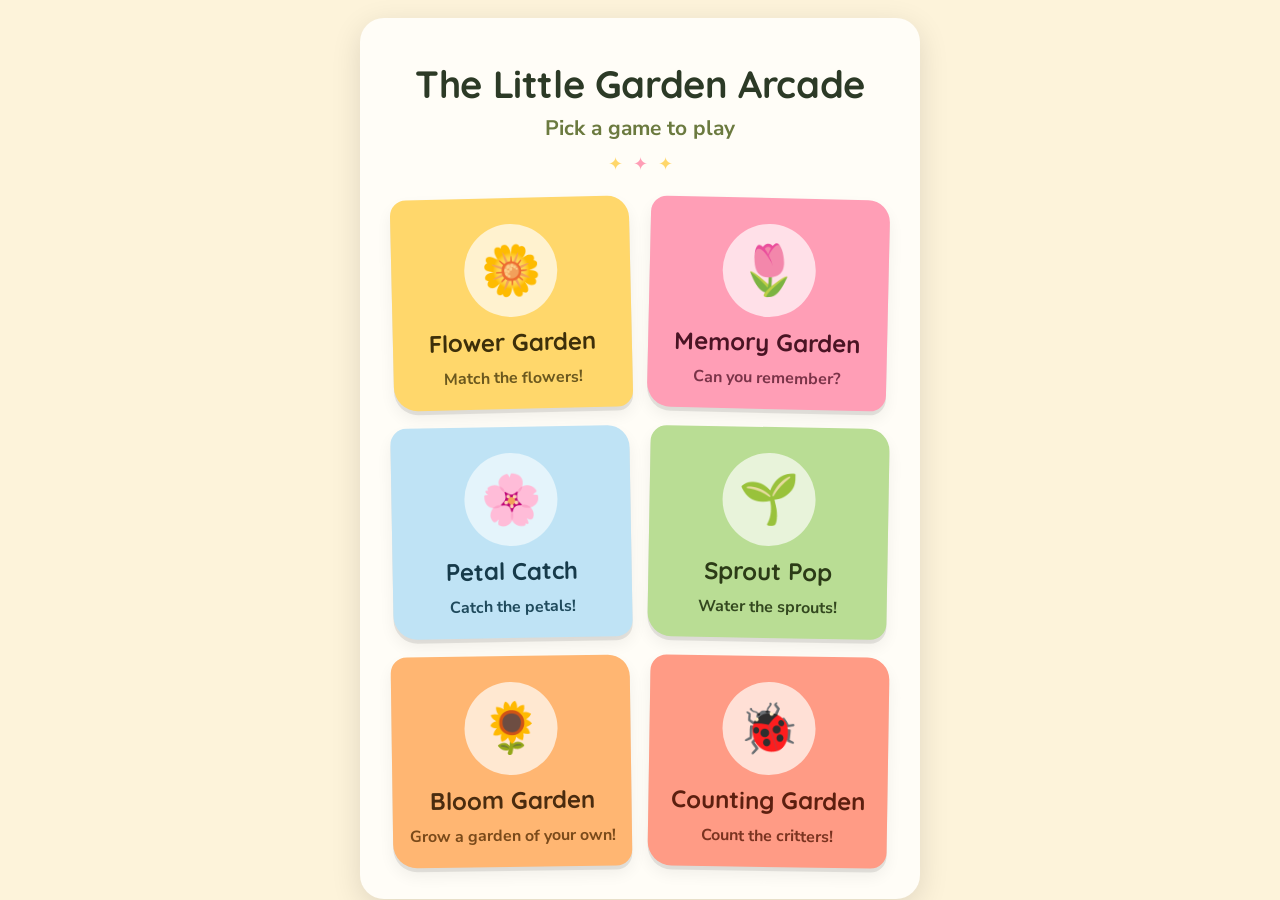
<file: public/index.html>
<!DOCTYPE html>
<html lang="en">
<head>
<meta charset="UTF-8">
<meta http-equiv="refresh" content="0; url=shell/">
<title>The Little Garden Arcade</title>
<link rel="manifest" href="manifest.json">
</head>
<body>
<p><a href="shell/">Continue to The Little Garden Arcade</a></p>
</body>
</html>
</file>
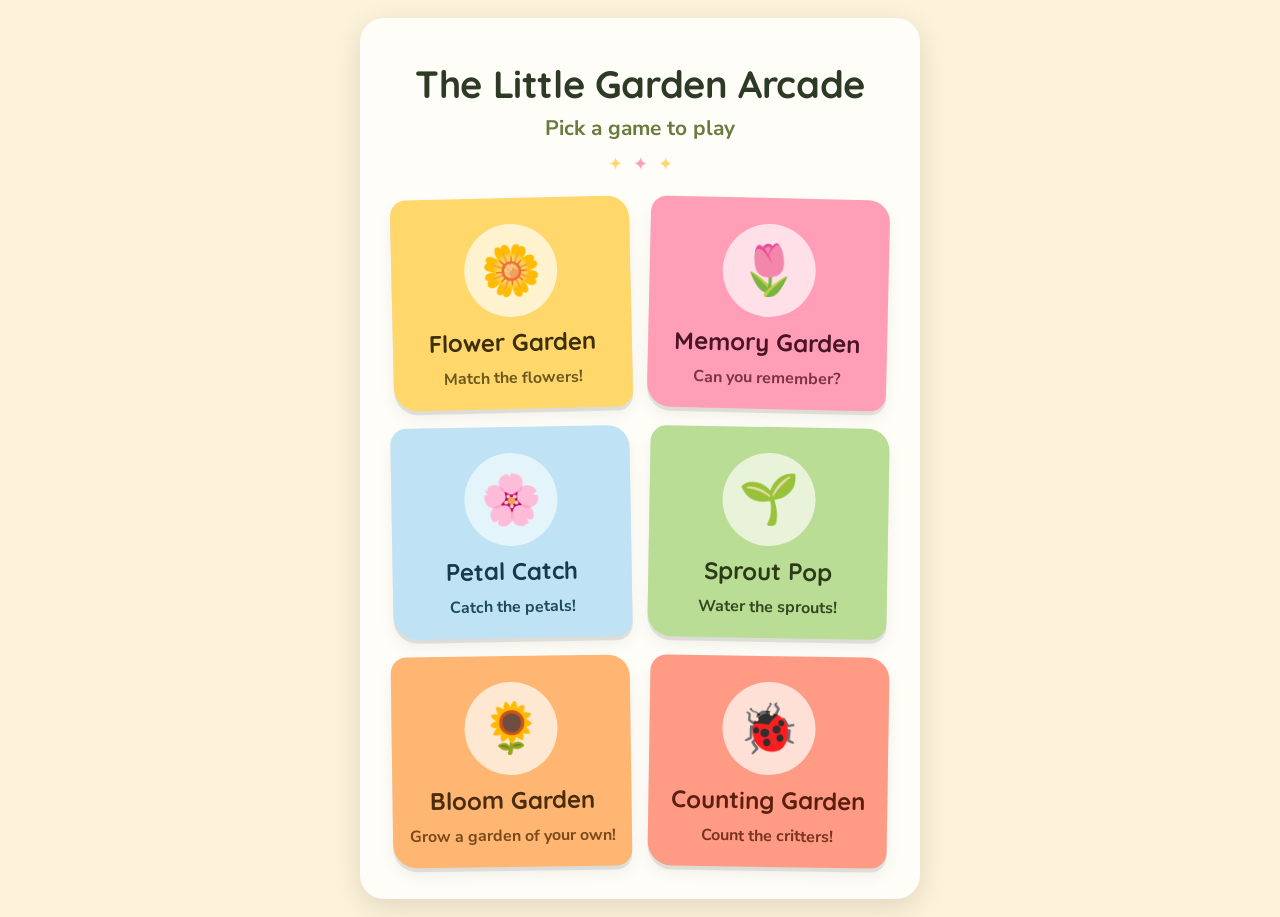
<file: public/shell/index.html>
<!DOCTYPE html>
<html lang="en">
<head>
<meta charset="UTF-8">
<meta name="viewport" content="width=device-width, initial-scale=1">
<title>The Little Garden Arcade</title>
<meta name="theme-color" content="#fdf3da">
<meta name="mobile-web-app-capable" content="yes">
<meta name="apple-mobile-web-app-capable" content="yes">
<meta name="apple-mobile-web-app-status-bar-style" content="default">
<link rel="icon" type="image/png" sizes="32x32" href="../icons/favicon-32.png">
<link rel="icon" type="image/png" sizes="16x16" href="../icons/favicon-16.png">
<link rel="apple-touch-icon" href="../icons/apple-touch-icon.png">
<link rel="manifest" href="../manifest.json">
<link rel="stylesheet" href="shell.css">
<style>
  body { background: var(--garden-sun); }

  .stage { min-height: 100vh; min-height: 100dvh; justify-content: center; }
  .panel { padding-top: clamp(28px, 7vw, 42px); }

  .stage h1 { font-size: clamp(28px, 8vw, 38px); color: #2c3a26; margin: 0; }
  .stage .sub { font-size: clamp(16px, 4vw, 21px); color: #6b7a3f; margin: 6px 0 0; }

  .grid {
    display: grid; grid-template-columns: 1fr 1fr; gap: 18px; width: 100%;
    margin: 22px 0 0;
  }
  @media (max-width: 380px) { .grid { grid-template-columns: 1fr; } }

  .tile {
    --press-scale: .97;
    --tilt: 0deg;
    position: relative;
    display: flex; flex-direction: column; align-items: center; justify-content: center;
    gap: 10px;
    border-radius: 16px 22px 16px 24px;
    box-shadow: 0 4px 0 rgba(0, 0, 0, .09), 0 8px 16px rgba(0, 0, 0, .06);
    padding: 26px 12px 20px;
    text-decoration: none;
    transform: rotate(var(--tilt));
    transition: transform .18s ease, box-shadow .18s ease;
    /* Fallback so a ready game without a matching [data-game] rule below
       still renders as a readable card instead of transparent/unstyled. */
    background: var(--garden-sage);
    color: var(--garden-ink);
  }
  .tile:hover, .tile:focus-visible {
    transform: translateY(-3px) rotate(var(--tilt));
    box-shadow: 0 7px 0 rgba(0, 0, 0, .09), 0 14px 22px rgba(0, 0, 0, .09);
  }
  .tile:active { transform: scale(var(--press-scale)) rotate(var(--tilt)); }
  .tile:focus-visible { outline: 3px solid var(--garden-accent); outline-offset: 3px; }

  .tile[data-game="flower-garden"] { --tilt: -1.3deg; background: #ffd76b; color: #3d2f0a; }
  .tile[data-game="memory-garden"] { --tilt: 1.3deg; background: #ff9eb6; color: #4a1424; }
  .tile[data-game="petal-catch"] { --tilt: -1deg; background: #bfe3f5; color: #163a4a; }
  .tile[data-game="sprout-pop"] { --tilt: 1deg; background: #b9dd94; color: #2c3b17; }
  .tile[data-game="bloom-garden"] { --tilt: -0.8deg; background: #ffb672; color: #4a2c0f; }
  .tile[data-game="counting-garden"] { --tilt: 0.9deg; background: #ff9b85; color: #5c1f0f; }
  .tile[data-game="flower-garden"] .icon { background: #fff2cf; }
  .tile[data-game="memory-garden"] .icon { background: #ffe0e8; }
  .tile[data-game="petal-catch"] .icon { background: #e4f4fb; }
  .tile[data-game="sprout-pop"] .icon { background: #e8f3da; }
  .tile[data-game="bloom-garden"] .icon { background: #ffe8d1; }
  .tile[data-game="counting-garden"] .icon { background: #ffe0d6; }
  .tile[data-game="flower-garden"] .desc { color: #6b581e; }
  .tile[data-game="memory-garden"] .desc { color: #7a3348; }
  .tile[data-game="petal-catch"] .desc { color: #1f4a5c; }
  .tile[data-game="sprout-pop"] .desc { color: #33481f; }
  .tile[data-game="bloom-garden"] .desc { color: #7a4a1a; }
  .tile[data-game="counting-garden"] .desc { color: #7a3320; }

  .tile.soon { background: #e4e0d4; color: #5c5640; }
  .tile.soon .icon { background: #f2efe4; opacity: .85; }
  .tile.soon .desc { color: #8a8265; }

  .tile .badge {
    position: absolute; top: 12px; right: 12px;
    background: #fff; color: #8a8265;
    font-family: var(--font-body); font-weight: 800; font-size: 11px; letter-spacing: .04em;
    padding: 4px 10px; border-radius: 20px;
  }

  .tile .icon {
    width: 93px; height: 93px;
    display: flex; align-items: center; justify-content: center;
    font-size: 49px; line-height: 1;
    border-radius: 50%;
    margin: 0;
    background: var(--garden-sage-deep);
    transition: transform .2s cubic-bezier(.34, 1.56, .64, 1);
  }
  /* the tile's own scale-down already shrinks everything inside it,
     so compensate here to land on a true 1.05x icon size relative to
     its unpressed size, not 1.05x of the already-shrunk tile */
  .tile:active .icon { transform: scale(calc(1.05 / var(--press-scale))); }
  .tile .name {
    font-family: 'Quicksand', var(--font-body);
    font-weight: 700;
    font-size: 24px;
    text-align: center;
  }
  .tile .desc { font-family: var(--font-body); font-weight: 700; font-size: 16px; text-align: center; }

  .tile.soon { pointer-events: none; }
</style>
</head>
<body>
<div class="stage">
  <div class="panel">
    <h1>The Little Garden Arcade</h1>
    <p class="sub">Pick a game to play</p>
    <div class="flourish" aria-hidden="true"><span>&#10022;</span><span>&#10022;</span><span>&#10022;</span></div>

    <div class="grid" id="grid"></div>
  </div>
</div>

<script>
  // Tiles are rendered from games.json - add a new game there and a tile
  // appears automatically, no code change needed here.
  fetch('../games.json')
    .then(res => {
      if (!res.ok) throw new Error(`Failed to load games.json: ${res.status}`);
      return res.json();
    })
    .then(({ games }) => {
      const grid = document.getElementById('grid');
      games.forEach(g => {
        const el = document.createElement(g.status === 'ready' ? 'a' : 'div');
        el.className = g.status === 'ready' ? 'tile' : 'tile soon';
        el.dataset.game = g.id;
        if (g.status === 'ready') el.href = g.path;

        const icon = document.createElement('span');
        icon.className = 'icon';
        icon.textContent = g.icon;
        const name = document.createElement('span');
        name.className = 'name';
        name.textContent = g.name;
        const desc = document.createElement('span');
        desc.className = 'desc';
        desc.textContent = g.desc;
        el.append(icon, name, desc);

        if (g.status !== 'ready') {
          const badge = document.createElement('span');
          badge.className = 'badge';
          badge.textContent = 'SOON';
          el.appendChild(badge);
        }

        grid.appendChild(el);
      });
    })
    .catch(() => {
      document.getElementById('grid').textContent = "Couldn't load the games list. Check your connection and try reloading.";
    });
</script>
<script type="module" src="../shared/register-sw.js"></script>
</body>
</html>
</file>
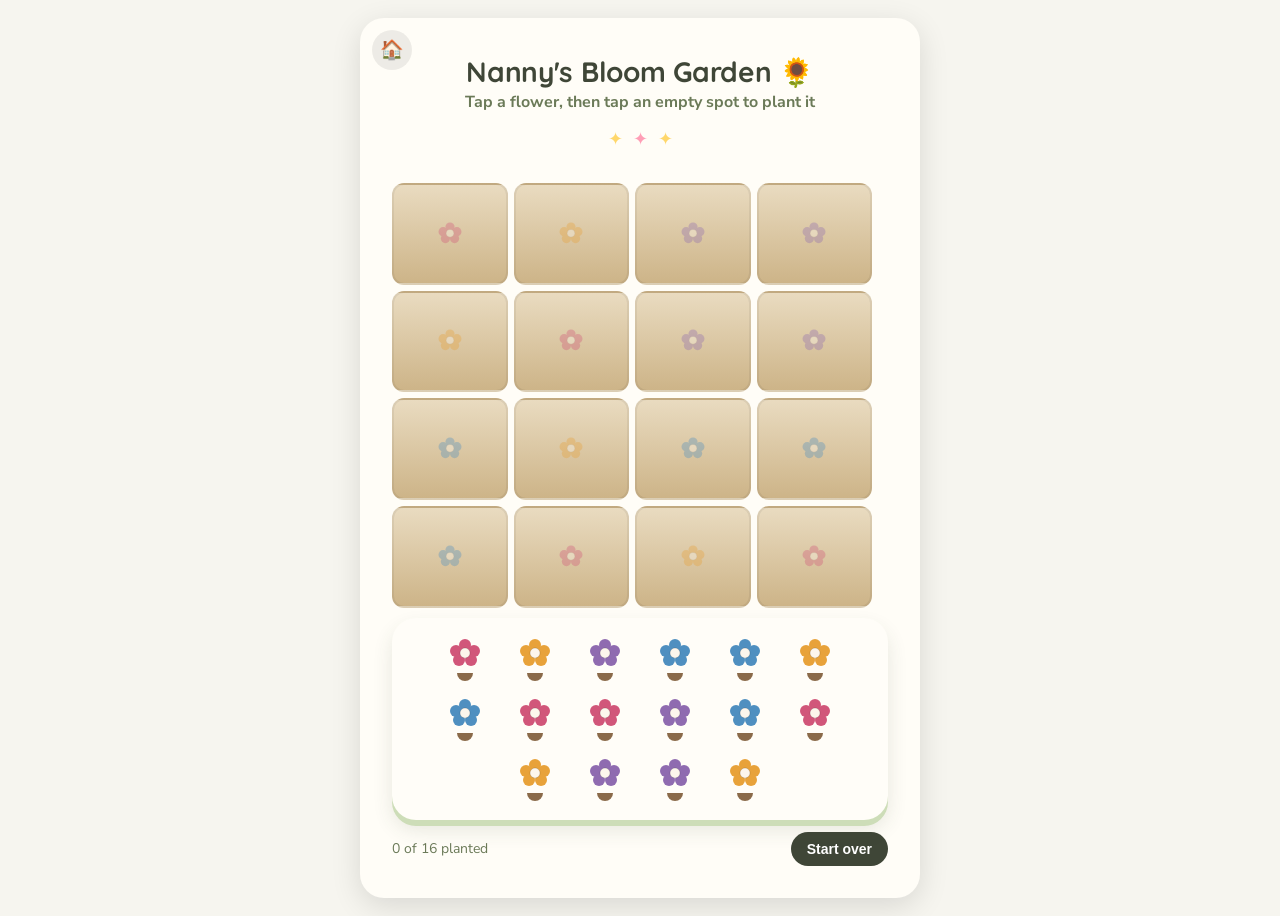
<file: public/games/bloom-garden/index.html>
<!DOCTYPE html>
<html lang="en">
<head>
<meta charset="UTF-8">
<meta name="viewport" content="width=device-width, initial-scale=1">
<title>Nanny's Bloom Garden</title>
<meta name="theme-color" content="#f6f5ef">
<meta name="mobile-web-app-capable" content="yes">
<meta name="apple-mobile-web-app-capable" content="yes">
<meta name="apple-mobile-web-app-status-bar-style" content="default">
<link rel="icon" type="image/png" sizes="32x32" href="../../icons/favicon-32.png">
<link rel="icon" type="image/png" sizes="16x16" href="../../icons/favicon-16.png">
<link rel="apple-touch-icon" href="../../icons/apple-touch-icon.png">
<link rel="manifest" href="../../manifest.json">
<link rel="stylesheet" href="../../shell/shell.css">
<link rel="stylesheet" href="style.css">
</head>
<body>
<div class="stage">
  <div class="panel">
    <a href="../../shell/" class="home-btn" aria-label="Back to the game hub">🏠</a>
    <h1>Nanny's Bloom Garden 🌻</h1>
    <p class="sub">Tap a flower, then tap an empty spot to plant it</p>
    <div class="flourish" aria-hidden="true"><span>&#10022;</span><span>&#10022;</span><span>&#10022;</span></div>

    <div class="decorations" id="decorations" aria-hidden="true"></div>
    <div class="plots" id="plots"></div>
    <div class="flower-tray" id="tray"></div>

    <div class="footer">
      <span class="progress" id="progress">0 of 16 planted</span>
      <button class="reset-btn" id="resetBtn">Start over</button>
    </div>
  </div>
</div>

<div class="win-screen" id="winScreen">
  <div class="win-card">
    <div style="font-size:44px;">🌻🦋🐦</div>
    <h2>Full bloom!</h2>
    <p style="color:var(--garden-ink-soft);">Every plot is planted and the garden is alive with visitors.</p>
    <button id="playAgainBtn">Play again</button>
  </div>
</div>

<script type="module" src="game.js"></script>
<script type="module" src="../../shared/register-sw.js"></script>
</body>
</html>
</file>
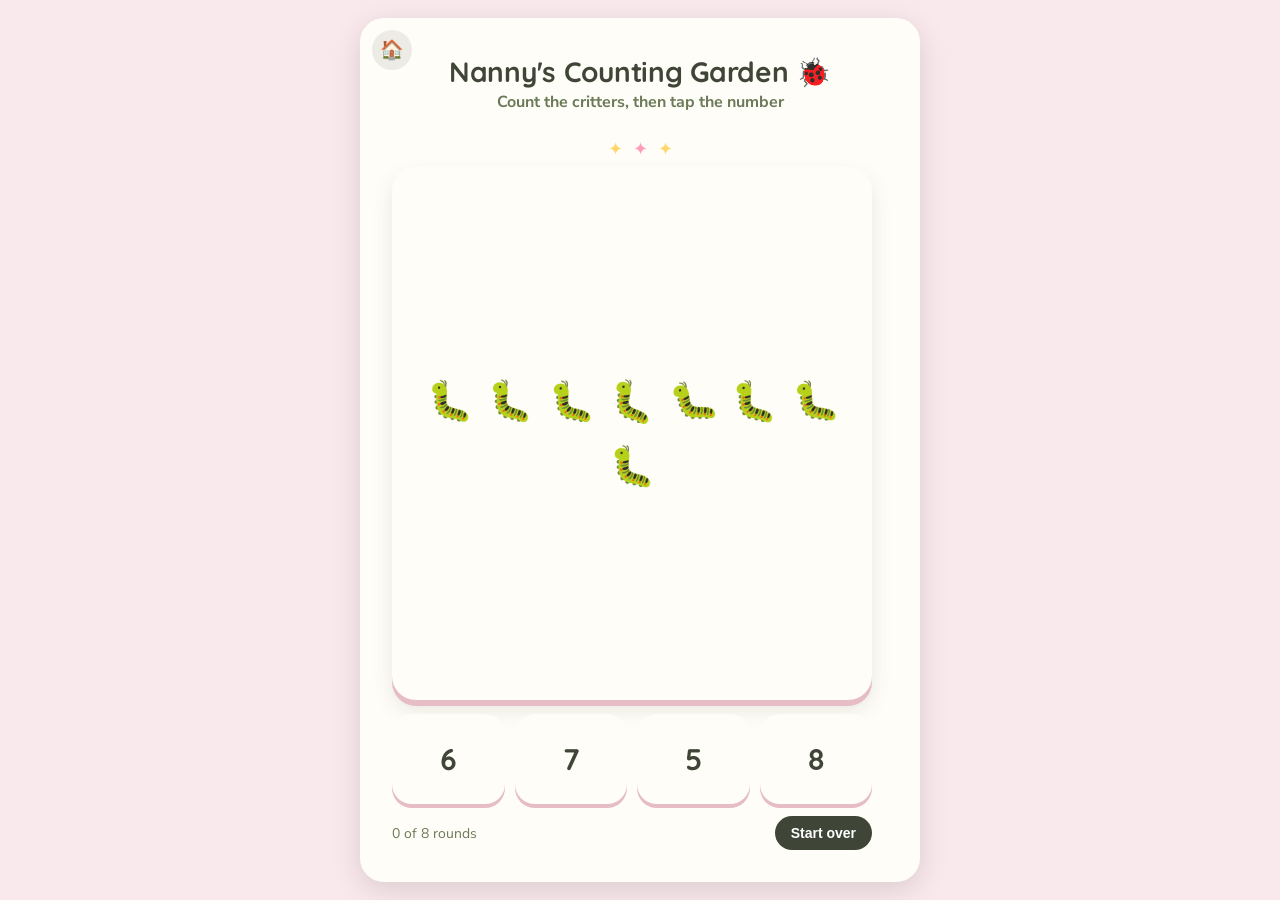
<file: public/games/counting-garden/index.html>
<!DOCTYPE html>
<html lang="en">
<head>
<meta charset="UTF-8">
<meta name="viewport" content="width=device-width, initial-scale=1">
<title>Nanny's Counting Garden</title>
<meta name="theme-color" content="#f9e8ec">
<meta name="mobile-web-app-capable" content="yes">
<meta name="apple-mobile-web-app-capable" content="yes">
<meta name="apple-mobile-web-app-status-bar-style" content="default">
<link rel="icon" type="image/png" sizes="32x32" href="../../icons/favicon-32.png">
<link rel="icon" type="image/png" sizes="16x16" href="../../icons/favicon-16.png">
<link rel="apple-touch-icon" href="../../icons/apple-touch-icon.png">
<link rel="manifest" href="../../manifest.json">
<link rel="stylesheet" href="../../shell/shell.css">
<link rel="stylesheet" href="style.css">
</head>
<body>
<div class="stage">
  <div class="panel">
    <a href="../../shell/" class="home-btn" aria-label="Back to the game hub">🏠</a>
    <h1>Nanny's Counting Garden 🐞</h1>
    <p class="sub">Count the critters, then tap the number</p>
    <div class="flourish" aria-hidden="true"><span>&#10022;</span><span>&#10022;</span><span>&#10022;</span></div>

    <div class="scene" id="scene"></div>
    <div class="answers" id="answers"></div>

    <div class="footer">
      <span class="progress" id="progress">0 of 8 rounds</span>
      <button class="reset-btn" id="resetBtn">Start over</button>
    </div>
  </div>
</div>

<div class="win-screen" id="winScreen">
  <div class="win-card">
    <div style="font-size:44px;">🐞🦋🐝</div>
    <h2>All counted!</h2>
    <p style="color:var(--garden-ink-soft);">You found every number in the garden.</p>
    <button id="playAgainBtn">Play again</button>
  </div>
</div>

<script type="module" src="game.js"></script>
<script type="module" src="../../shared/register-sw.js"></script>
</body>
</html>
</file>
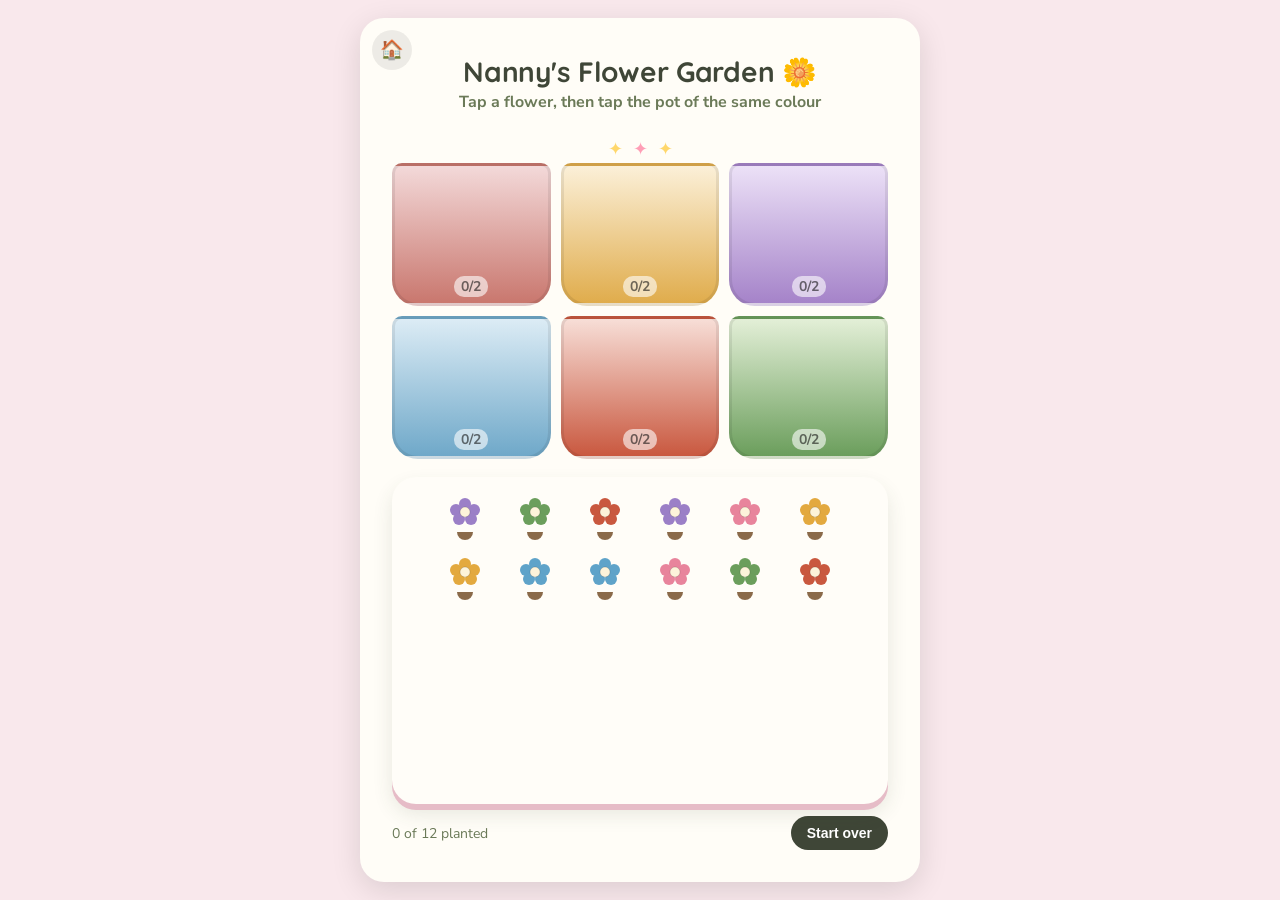
<file: public/games/flower-garden/index.html>
<!DOCTYPE html>
<html lang="en">
<head>
<meta charset="UTF-8">
<meta name="viewport" content="width=device-width, initial-scale=1">
<title>Nanny's Flower Garden</title>
<meta name="theme-color" content="#f9e8ec">
<meta name="mobile-web-app-capable" content="yes">
<meta name="apple-mobile-web-app-capable" content="yes">
<meta name="apple-mobile-web-app-status-bar-style" content="default">
<link rel="icon" type="image/png" sizes="32x32" href="../../icons/favicon-32.png">
<link rel="icon" type="image/png" sizes="16x16" href="../../icons/favicon-16.png">
<link rel="apple-touch-icon" href="../../icons/apple-touch-icon.png">
<link rel="manifest" href="../../manifest.json">
<link rel="stylesheet" href="../../shell/shell.css">
<link rel="stylesheet" href="style.css">
</head>
<body>
<div class="stage">
  <div class="panel">
    <a href="../../shell/" class="home-btn" aria-label="Back to the game hub">🏠</a>
    <h1>Nanny's Flower Garden 🌼</h1>
    <p class="sub">Tap a flower, then tap the pot of the same colour</p>
    <div class="flourish" aria-hidden="true"><span>&#10022;</span><span>&#10022;</span><span>&#10022;</span></div>

    <div class="pots" id="pots"></div>
    <div class="flower-tray" id="tray"></div>

    <div class="footer">
      <span class="progress" id="progress">0 of 12 planted</span>
      <button class="reset-btn" id="resetBtn">Start over</button>
    </div>
  </div>
</div>

<div class="win-screen" id="winScreen">
  <div class="win-card">
    <div style="font-size:44px;">🌼🌻🌷</div>
    <h2>All planted!</h2>
    <p style="color:var(--garden-ink-soft);">Every flower found its pot.</p>
    <button id="playAgainBtn">Play again</button>
  </div>
</div>

<script type="module" src="game.js"></script>
<script type="module" src="../../shared/register-sw.js"></script>
</body>
</html>
</file>
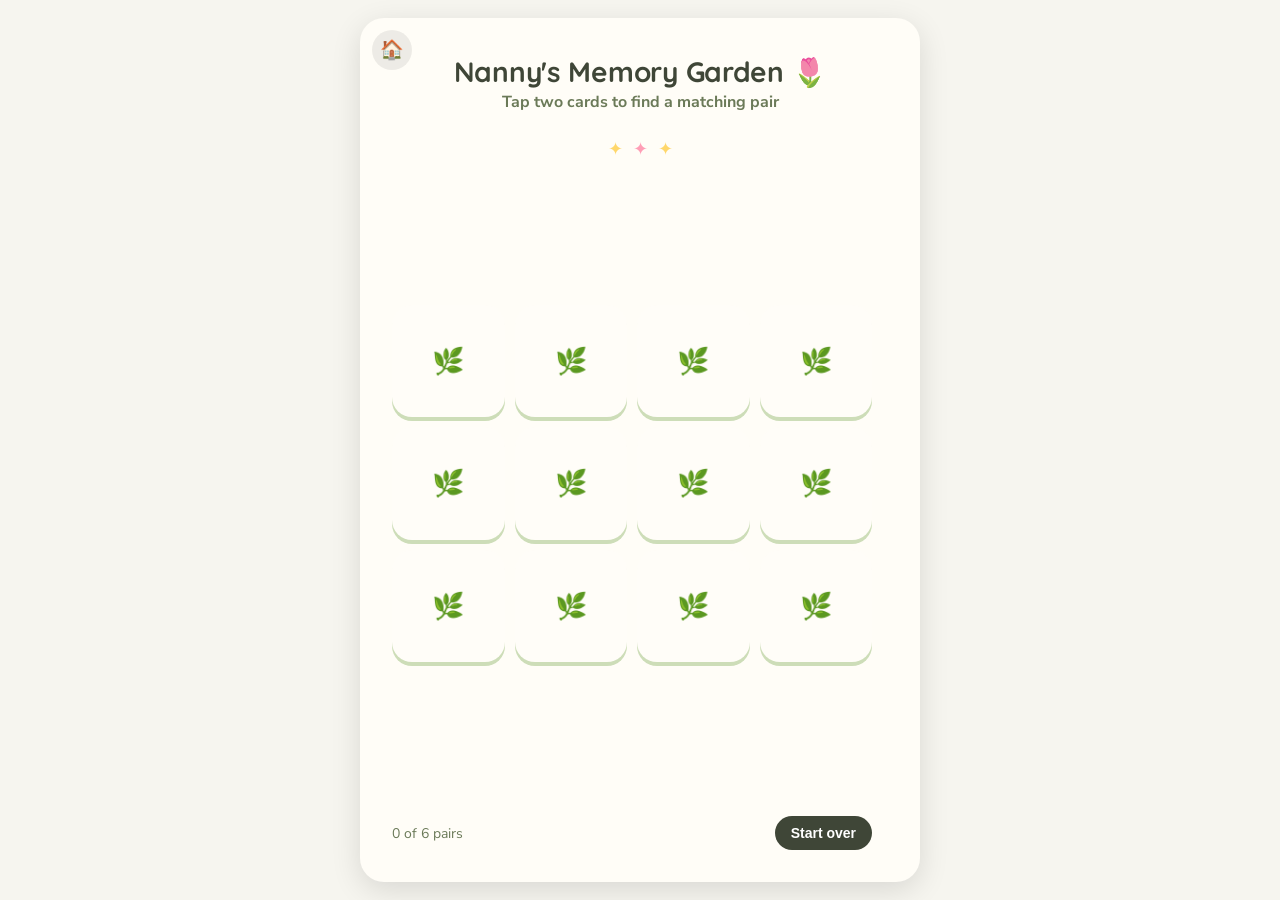
<file: public/games/memory-garden/index.html>
<!DOCTYPE html>
<html lang="en">
<head>
<meta charset="UTF-8">
<meta name="viewport" content="width=device-width, initial-scale=1">
<title>Nanny's Memory Garden</title>
<meta name="theme-color" content="#f6f5ef">
<meta name="mobile-web-app-capable" content="yes">
<meta name="apple-mobile-web-app-capable" content="yes">
<meta name="apple-mobile-web-app-status-bar-style" content="default">
<link rel="icon" type="image/png" sizes="32x32" href="../../icons/favicon-32.png">
<link rel="icon" type="image/png" sizes="16x16" href="../../icons/favicon-16.png">
<link rel="apple-touch-icon" href="../../icons/apple-touch-icon.png">
<link rel="manifest" href="../../manifest.json">
<link rel="stylesheet" href="../../shell/shell.css">
<link rel="stylesheet" href="style.css">
</head>
<body>
<div class="stage">
  <div class="panel">
    <a href="../../shell/" class="home-btn" aria-label="Back to the game hub">🏠</a>
    <h1>Nanny's Memory Garden 🌷</h1>
    <p class="sub">Tap two cards to find a matching pair</p>
    <div class="flourish" aria-hidden="true"><span>&#10022;</span><span>&#10022;</span><span>&#10022;</span></div>

    <div class="board" id="board"></div>

    <div class="footer">
      <span class="progress" id="progress">0 of 6 pairs</span>
      <button class="reset-btn" id="resetBtn">Start over</button>
    </div>
  </div>
</div>

<div class="win-screen" id="winScreen">
  <div class="win-card">
    <div style="font-size:44px;">🌸🌻🌷</div>
    <h2>All matched!</h2>
    <p style="color:var(--garden-ink-soft);">Well remembered.</p>
    <button id="playAgainBtn">Play again</button>
  </div>
</div>

<script type="module" src="game.js"></script>
<script type="module" src="../../shared/register-sw.js"></script>
</body>
</html>
</file>
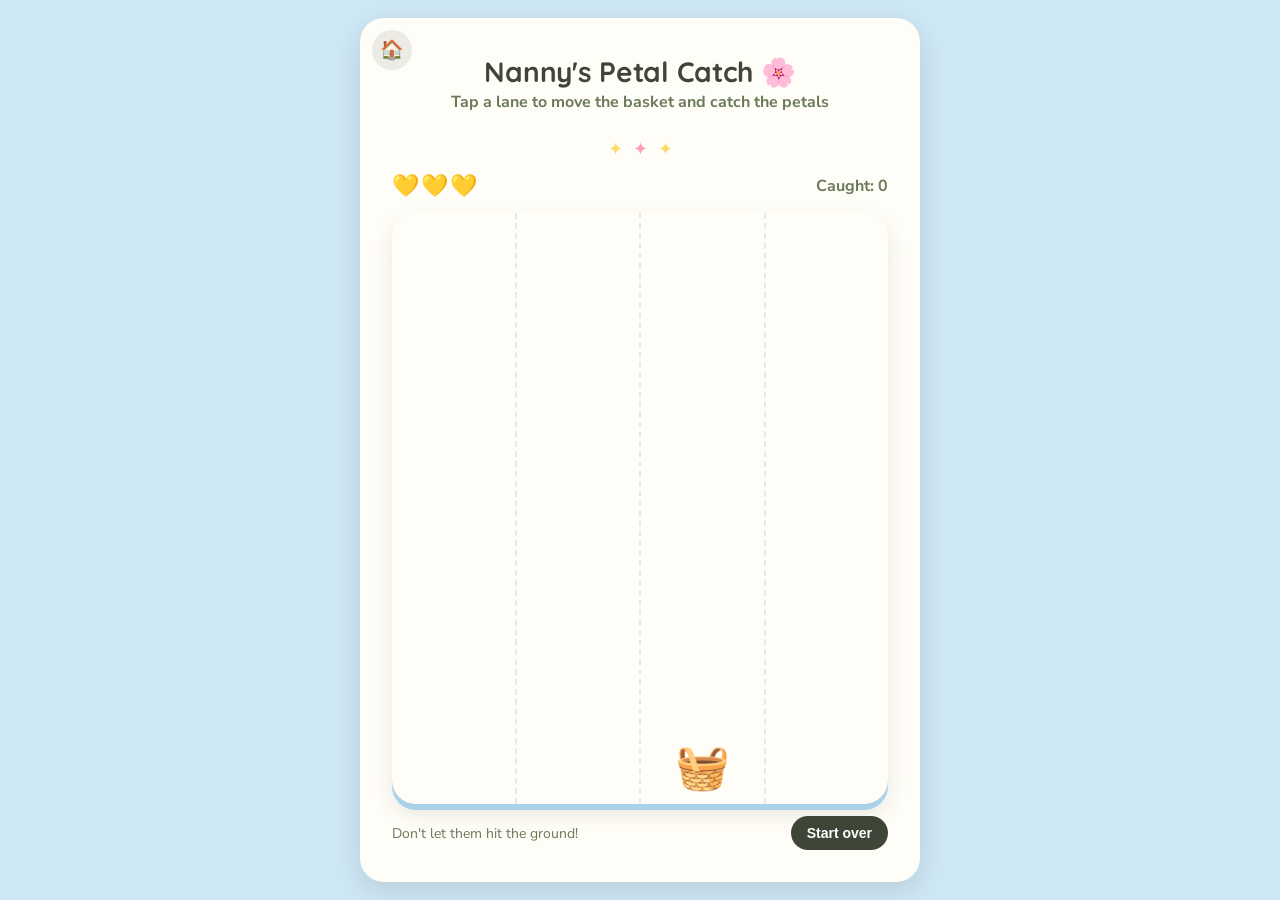
<file: public/games/petal-catch/index.html>
<!DOCTYPE html>
<html lang="en">
<head>
<meta charset="UTF-8">
<meta name="viewport" content="width=device-width, initial-scale=1">
<title>Nanny's Petal Catch</title>
<meta name="theme-color" content="#cfe8f5">
<meta name="mobile-web-app-capable" content="yes">
<meta name="apple-mobile-web-app-capable" content="yes">
<meta name="apple-mobile-web-app-status-bar-style" content="default">
<link rel="icon" type="image/png" sizes="32x32" href="../../icons/favicon-32.png">
<link rel="icon" type="image/png" sizes="16x16" href="../../icons/favicon-16.png">
<link rel="apple-touch-icon" href="../../icons/apple-touch-icon.png">
<link rel="manifest" href="../../manifest.json">
<link rel="stylesheet" href="../../shell/shell.css">
<link rel="stylesheet" href="style.css">
</head>
<body>
<div class="stage">
  <div class="panel">
    <a href="../../shell/" class="home-btn" aria-label="Back to the game hub">🏠</a>
    <h1>Nanny's Petal Catch 🌸</h1>
    <p class="sub">Tap a lane to move the basket and catch the petals</p>
    <div class="flourish" aria-hidden="true"><span>&#10022;</span><span>&#10022;</span><span>&#10022;</span></div>

    <div class="hud">
      <span class="lives" id="lives" aria-hidden="true"></span>
      <span class="visually-hidden" id="livesStatus" role="status"></span>
      <span class="score" id="score">Caught: 0</span>
    </div>

    <div class="play-area" id="playArea">
      <div class="lanes" id="lanes"></div>
      <div class="basket" id="basket">🧺</div>
    </div>

    <div class="footer">
      <span class="progress">Don't let them hit the ground!</span>
      <button class="reset-btn" id="resetBtn">Start over</button>
    </div>
  </div>
</div>

<div class="win-screen" id="winScreen">
  <div class="win-card">
    <div style="font-size:44px;">🌸🧺💛</div>
    <h2 id="endTitle">Out of hearts!</h2>
    <p id="endMessage" style="color:var(--garden-ink-soft);">You caught some petals.</p>
    <button id="playAgainBtn">Play again</button>
  </div>
</div>

<script type="module" src="game.js"></script>
<script type="module" src="../../shared/register-sw.js"></script>
</body>
</html>
</file>
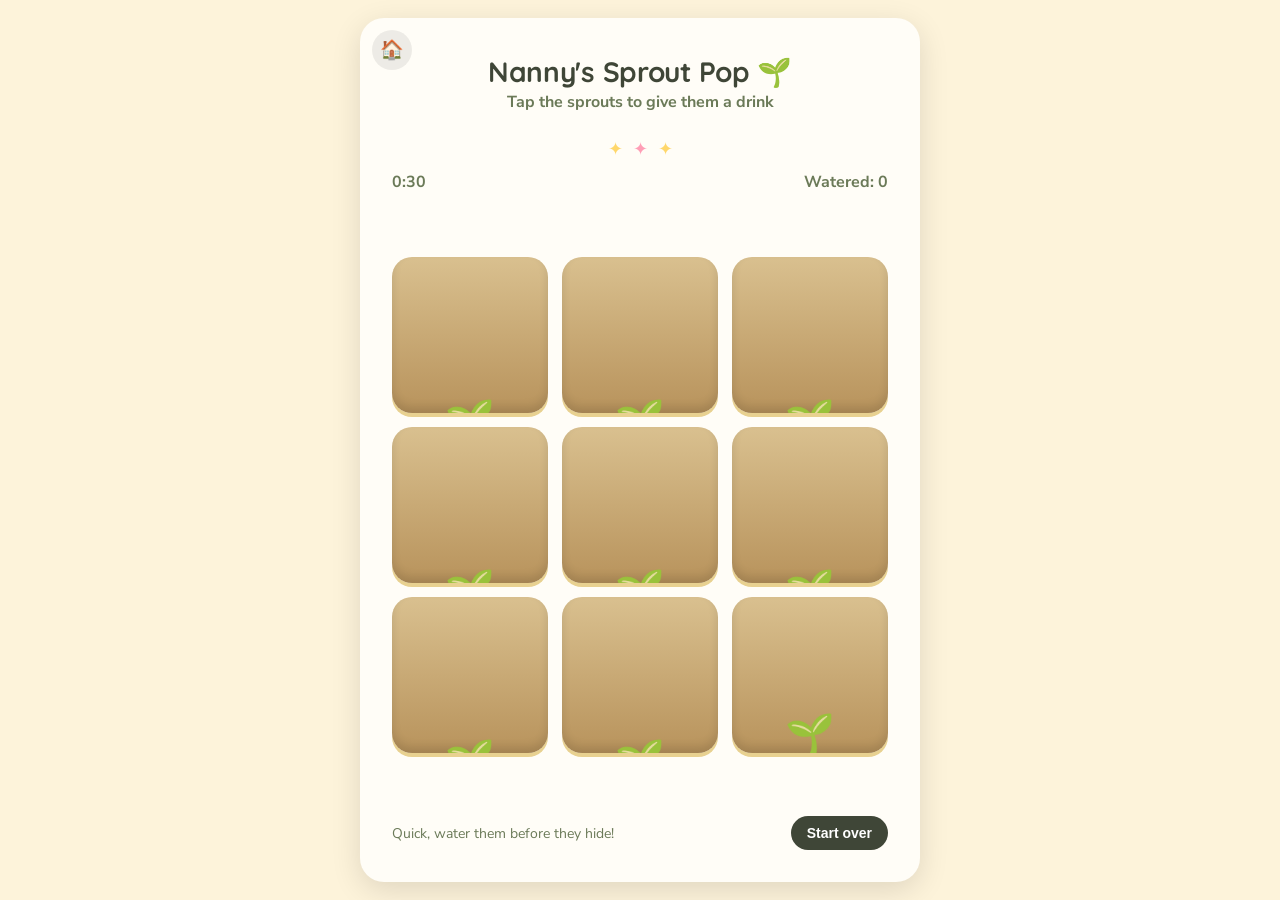
<file: public/games/sprout-pop/index.html>
<!DOCTYPE html>
<html lang="en">
<head>
<meta charset="UTF-8">
<meta name="viewport" content="width=device-width, initial-scale=1">
<title>Nanny's Sprout Pop</title>
<meta name="theme-color" content="#fdf3da">
<meta name="mobile-web-app-capable" content="yes">
<meta name="apple-mobile-web-app-capable" content="yes">
<meta name="apple-mobile-web-app-status-bar-style" content="default">
<link rel="icon" type="image/png" sizes="32x32" href="../../icons/favicon-32.png">
<link rel="icon" type="image/png" sizes="16x16" href="../../icons/favicon-16.png">
<link rel="apple-touch-icon" href="../../icons/apple-touch-icon.png">
<link rel="manifest" href="../../manifest.json">
<link rel="stylesheet" href="../../shell/shell.css">
<link rel="stylesheet" href="style.css">
</head>
<body>
<div class="stage">
  <div class="panel">
    <a href="../../shell/" class="home-btn" aria-label="Back to the game hub">🏠</a>
    <h1>Nanny's Sprout Pop 🌱</h1>
    <p class="sub">Tap the sprouts to give them a drink</p>
    <div class="flourish" aria-hidden="true"><span>&#10022;</span><span>&#10022;</span><span>&#10022;</span></div>

    <div class="hud">
      <span class="timer" id="timer">0:30</span>
      <span class="score" id="score">Watered: 0</span>
    </div>

    <div class="mounds" id="mounds"></div>

    <div class="footer">
      <span class="progress">Quick, water them before they hide!</span>
      <button class="reset-btn" id="resetBtn">Start over</button>
    </div>
  </div>
</div>

<div class="win-screen" id="winScreen">
  <div class="win-card">
    <div style="font-size:44px;">🌱💧🌼</div>
    <h2>Time's up!</h2>
    <p id="endMessage" style="color:var(--garden-ink-soft);">You watered some sprouts.</p>
    <button id="playAgainBtn">Play again</button>
  </div>
</div>

<script type="module" src="game.js"></script>
<script type="module" src="../../shared/register-sw.js"></script>
</body>
</html>
</file>
<file: public/shell/shell.css>
/* Shared design tokens for The Little Garden Arcade.
   Individual games layer their own accent palette and layout on top. */

/* Self-hosted so the fonts are covered by the service worker's
   same-origin precache and still render offline (a Google Fonts
   @import would bypass the SW entirely and just fall back silently). */
@font-face {
  font-family: 'Nunito Sans';
  font-style: normal;
  font-weight: 400 700;
  font-display: swap;
  src: url('../shared/fonts/nunito-sans-latin-ext.woff2') format('woff2');
  unicode-range: U+0100-02BA, U+02BD-02C5, U+02C7-02CC, U+02CE-02D7, U+02DD-02FF, U+0304, U+0308, U+0329, U+1D00-1DBF, U+1E00-1E9F, U+1EF2-1EFF, U+2020, U+20A0-20AB, U+20AD-20C0, U+2113, U+2C60-2C7F, U+A720-A7FF;
}
@font-face {
  font-family: 'Nunito Sans';
  font-style: normal;
  font-weight: 400 700;
  font-display: swap;
  src: url('../shared/fonts/nunito-sans-latin.woff2') format('woff2');
  unicode-range: U+0000-00FF, U+0131, U+0152-0153, U+02BB-02BC, U+02C6, U+02DA, U+02DC, U+0304, U+0308, U+0329, U+2000-206F, U+20AC, U+2122, U+2191, U+2193, U+2212, U+2215, U+FEFF, U+FFFD;
}
@font-face {
  font-family: 'Quicksand';
  font-style: normal;
  font-weight: 700;
  font-display: swap;
  src: url('../shared/fonts/quicksand-700-latin-ext.woff2') format('woff2');
  unicode-range: U+0100-02BA, U+02BD-02C5, U+02C7-02CC, U+02CE-02D7, U+02DD-02FF, U+0304, U+0308, U+0329, U+1D00-1DBF, U+1E00-1E9F, U+1EF2-1EFF, U+2020, U+20A0-20AB, U+20AD-20C0, U+2113, U+2C60-2C7F, U+A720-A7FF;
}
@font-face {
  font-family: 'Quicksand';
  font-style: normal;
  font-weight: 700;
  font-display: swap;
  src: url('../shared/fonts/quicksand-700-latin.woff2') format('woff2');
  unicode-range: U+0000-00FF, U+0131, U+0152-0153, U+02BB-02BC, U+02C6, U+02DA, U+02DC, U+0304, U+0308, U+0329, U+2000-206F, U+20AC, U+2122, U+2191, U+2193, U+2212, U+2215, U+FEFF, U+FFFD;
}

:root {
  --garden-cream: #fffdf8;
  --garden-ink: #3f4637;
  --garden-ink-soft: #6b7a58;

  --garden-sage: #f6f5ef;
  --garden-sage-deep: #cdddb8;
  --garden-sky: #cfe8f5;
  --garden-sky-deep: #a9d2e8;
  --garden-blossom: #f9e8ec;
  --garden-blossom-deep: #e6bcc7;
  --garden-sun: #fdf3da;
  --garden-sun-deep: #e8d190;
  --garden-coral: #d96b5c;
  --garden-pink-deep: #c75e78;

  --garden-accent: #6f8f62;
  --garden-accent-soft: #a6c48a;
  --garden-accent-highlight: #dceccb;

  --radius-lg: 24px;
  --radius-md: 20px;
  --radius-sm: 14px;
  --radius-pill: 30px;

  --font-heading: 'Quicksand', 'Nunito Sans', 'Trebuchet MS', sans-serif;
  --font-body: 'Nunito Sans', 'Trebuchet MS', sans-serif;
}

*, *::before, *::after {
  box-sizing: border-box;
  -webkit-tap-highlight-color: transparent;
}

/* Visually hides content while keeping it in the accessibility tree,
   for text that only screen readers/switch access need to read. */
.visually-hidden {
  position: absolute;
  width: 1px;
  height: 1px;
  padding: 0;
  margin: -1px;
  overflow: hidden;
  clip: rect(0, 0, 0, 0);
  white-space: nowrap;
  border: 0;
}

html, body {
  margin: 0;
  min-height: 100%;
  font-family: var(--font-body);
  color: var(--garden-ink);
}

h1 {
  font-family: var(--font-heading);
  font-weight: 700;
  font-size: clamp(22px, 6vw, 28px);
  letter-spacing: -.01em;
  margin: 4px 0 0;
  text-align: center;
}

.sub {
  color: var(--garden-ink-soft);
  font-weight: 700;
  font-size: clamp(14px, 4vw, 16px);
  margin: 2px 0 14px;
  text-align: center;
}

/* The home button floats in the panel's corner regardless of title
   length, so reserve clearance on both sides of the centred title/sub
   text whenever a home button is present -- otherwise a long enough
   title runs underneath it. */
.home-btn + h1, .home-btn ~ .sub { padding: 0 40px; }

.stage {
  /* Viewport units instead of a percentage chain through html/body --
     percentage min-height doesn't reliably establish a "definite"
     height for further descendants across browsers, which is what
     broke flex-grow children (like Petal Catch's play-area) at some
     viewport sizes when this used to be min-height: 100%. */
  min-height: 100vh;
  min-height: 100dvh;
  display: flex;
  flex-direction: column;
  align-items: center;
  padding: 18px 14px;
}

/* Floating card that holds a page's content over its accent-coloured
   background. On the hub it's content-sized and centred; game pages
   stretch it to fill the viewport (flex: 1) so their play area still
   has room to grow, same as before the panel existed. */
.panel {
  position: relative;
  width: 100%;
  max-width: 560px;
  background: #fffdf7;
  border-radius: var(--radius-lg);
  box-shadow: 0 8px 30px rgba(0, 0, 0, .12);
  padding: clamp(20px, 6vw, 32px);
}

/* Every game page needs a way back to the hub that doesn't depend on
   the browser's own back button -- an installed PWA in standalone mode
   has no address bar or back button at all. */
.home-btn {
  position: absolute;
  top: 12px;
  left: 12px;
  width: 40px;
  height: 40px;
  display: flex;
  align-items: center;
  justify-content: center;
  border-radius: 50%;
  background: rgba(0, 0, 0, .07);
  font-size: 19px;
  text-decoration: none;
  transition: background-color .15s ease, transform .15s ease;
}
.home-btn:hover, .home-btn:focus-visible { background: rgba(0, 0, 0, .13); }
.home-btn:active { transform: scale(.92); }
.home-btn:focus-visible { outline: 3px solid var(--garden-accent); outline-offset: 2px; }

.flourish {
  display: flex;
  align-items: center;
  justify-content: center;
  gap: 10px;
  margin: 10px 0 2px;
  font-size: 18px;
}
.flourish span:nth-child(1), .flourish span:nth-child(3) { color: #ffd76b; }
.flourish span:nth-child(2) { color: #ff9eb6; }

.reset-btn {
  border: none;
  background: var(--garden-ink);
  color: #fff;
  padding: 9px 16px;
  border-radius: var(--radius-pill);
  font-size: 14px;
  font-weight: 600;
  cursor: pointer;
}

.footer {
  width: 100%;
  display: flex;
  justify-content: space-between;
  align-items: center;
  margin-top: 12px;
}

.progress {
  font-size: 14px;
  color: var(--garden-ink-soft);
}

.win-screen {
  position: fixed;
  inset: 0;
  background: rgba(61, 74, 47, .55);
  display: none;
  align-items: center;
  justify-content: center;
  padding: 20px;
}
.win-screen.show { display: flex; }

.win-card {
  background: var(--garden-cream);
  border-radius: var(--radius-lg);
  padding: 32px 26px;
  text-align: center;
  max-width: 320px;
  box-shadow: 0 10px 30px rgba(0, 0, 0, .25);
}
.win-card h2 {
  font-family: var(--font-heading);
  margin: 0 0 8px;
}
.win-card button {
  border: none;
  color: #fff;
  padding: 11px 24px;
  border-radius: var(--radius-pill);
  font-size: 15px;
  font-weight: 700;
  cursor: pointer;
  margin-top: 6px;
}

@keyframes shake {
  20% { transform: translateX(-6px); }
  40% { transform: translateX(6px); }
  60% { transform: translateX(-4px); }
  80% { transform: translateX(4px); }
}
</file>
<file: public/games/bloom-garden/style.css>
body { background: var(--garden-sage); }

.panel { flex: 1; display: flex; flex-direction: column; min-height: 0; }

/* Bloom Garden has the most content of any game (16 plots) -- trim the
   shared vertical rhythm a little so it comfortably fits common phone
   heights without needing to scroll. */
.sub { margin-bottom: 8px; }
.flourish { margin: 6px 0 0; }

.decorations {
  display: flex; justify-content: center; gap: 16px;
  min-height: 24px; margin-bottom: 2px;
}
.decor {
  font-size: 22px;
  opacity: 0;
  transform: scale(.4);
  transition: opacity .5s ease, transform .5s cubic-bezier(.34, 1.56, .64, 1);
}
.decor.shown { opacity: 1; transform: scale(1); }

.plots {
  display: grid; grid-template-columns: repeat(4, 1fr); gap: 6px;
  width: 100%; max-width: 480px; margin-bottom: 10px;
}
.plot {
  position: relative; aspect-ratio: 1/0.88; border-radius: 12px;
  background: linear-gradient(180deg, #e9dbc0, #cdb488);
  border: 2px solid rgba(0, 0, 0, .06);
  display: flex; align-items: center; justify-content: center;
  cursor: pointer;
}
.plot:focus-visible { outline: 3px solid var(--garden-accent); outline-offset: 2px; }
.plot .ghost { opacity: .35; transition: opacity .2s ease, transform .2s ease; display: flex; }
.plot.filled { background: linear-gradient(180deg, #eef6df, #d5e8bd); cursor: default; }
.plot.filled .ghost { opacity: 1; transform: scale(1.15); }
.plot.wrong { animation: shake .4s ease; }

.flower-tray {
  flex: 1; width: 100%; max-width: 560px;
  background: var(--garden-cream);
  border-radius: var(--radius-lg);
  box-shadow: 0 6px 0 var(--garden-sage-deep), 0 10px 20px rgba(61, 74, 47, .12);
  padding: 18px 14px;
  display: flex; flex-wrap: wrap; align-content: flex-start; justify-content: center; gap: 14px;
  overflow-y: auto;
  position: relative;
}

.flower-btn {
  border: none; background: none; cursor: pointer;
  width: 56px; display: flex; flex-direction: column; align-items: center;
  transition: transform .15s ease;
}
.flower-btn::after { content: ''; width: 16px; height: 8px; margin-top: 2px; background: #8a6a4a; border-radius: 0 0 8px 8px; }
.flower-btn:active { transform: scale(.9); }
.flower-btn.selected { transform: translateY(-4px) scale(1.12); }
.flower-btn.selected svg circle { filter: drop-shadow(0 0 5px rgba(0, 0, 0, .3)); }
.flower-btn.gone { animation: popAway .3s ease forwards; pointer-events: none; }
@keyframes popAway { to { transform: scale(0); opacity: 0; } }

.footer { max-width: 560px; }

.win-card button { background: var(--garden-accent); }
</file>
<file: public/games/counting-garden/style.css>
body { background: var(--garden-blossom); }

.panel { flex: 1; display: flex; flex-direction: column; min-height: 0; }

.scene {
  flex: 1; width: 100%; max-width: 480px;
  background: var(--garden-cream);
  border-radius: var(--radius-lg);
  box-shadow: 0 6px 0 var(--garden-blossom-deep), 0 10px 20px rgba(61, 74, 47, .12);
  padding: 20px;
  margin-top: 4px;
  display: flex; flex-wrap: wrap; align-content: center; justify-content: center;
  gap: 14px;
  overflow-y: auto;
}
.critter {
  font-size: clamp(28px, 8vw, 38px);
  display: inline-block;
  transform: rotate(var(--tilt, 0deg));
}

.answers {
  display: grid; grid-template-columns: repeat(4, 1fr); gap: 10px;
  width: 100%; max-width: 480px; margin-top: 14px;
}
.answer-btn {
  border: none; cursor: pointer;
  aspect-ratio: 1/0.8; border-radius: var(--radius-md);
  background: var(--garden-cream);
  box-shadow: 0 4px 0 var(--garden-blossom-deep);
  font-family: var(--font-heading); font-weight: 700;
  font-size: clamp(22px, 7vw, 30px);
  color: var(--garden-ink);
  transition: transform .12s ease;
}
.answer-btn:active { transform: scale(.93); }
.answer-btn:focus-visible { outline: 3px solid var(--garden-accent); outline-offset: 2px; }
.answer-btn.wrong { animation: shake .4s ease; }

.footer { max-width: 480px; }

.win-card button { background: var(--garden-pink-deep); }
</file>
<file: public/games/flower-garden/style.css>
body { background: var(--garden-blossom); }

.panel { flex: 1; display: flex; flex-direction: column; min-height: 0; }

.pots { display: grid; grid-template-columns: repeat(3, 1fr); gap: 10px; width: 100%; max-width: 520px; margin-bottom: 18px; }
.pot {
  position: relative; aspect-ratio: 1/0.9; border-radius: 10px 10px 26px 26px;
  border: 3px solid rgba(0, 0, 0, .08);
  display: flex; flex-direction: column; align-items: center; justify-content: flex-end; padding-bottom: 6px;
  cursor: pointer;
}
.pot.wrong { animation: shake .4s ease; }
.pot-count { font-weight: 700; font-size: 14px; color: rgba(0, 0, 0, .55); background: rgba(255, 255, 255, .6); border-radius: 10px; padding: 1px 7px; }
.pot-fill { position: absolute; top: 8px; left: 0; right: 0; display: flex; justify-content: center; flex-wrap: wrap; gap: 2px; }
.mini { font-size: 16px; }

.pPink { background: linear-gradient(180deg, #f3d9d9, #c9776e); }
.pYellow { background: linear-gradient(180deg, #fbf0d8, #e0ac4c); }
.pPurple { background: linear-gradient(180deg, #ece1f7, #a583c9); }
.pBlue { background: linear-gradient(180deg, #dcecf5, #6fa8c9); }
.pRed { background: linear-gradient(180deg, #f7ded7, #c9583f); }
.pGreen { background: linear-gradient(180deg, #e3efd7, #6b9e5c); }

.flower-tray {
  flex: 1; width: 100%; max-width: 560px;
  background: var(--garden-cream);
  border-radius: var(--radius-lg);
  box-shadow: 0 6px 0 var(--garden-blossom-deep), 0 10px 20px rgba(61, 74, 47, .12);
  padding: 18px 14px;
  display: flex; flex-wrap: wrap; align-content: flex-start; justify-content: center; gap: 14px;
  overflow-y: auto;
  position: relative;
}

.flower-btn {
  border: none; background: none; cursor: pointer;
  width: 56px; display: flex; flex-direction: column; align-items: center;
  transition: transform .15s ease;
}
.flower-btn::after { content: ''; width: 16px; height: 8px; margin-top: 2px; background: #8a6a4a; border-radius: 0 0 8px 8px; }
.flower-btn:active { transform: scale(.9); }
.flower-btn.selected { transform: translateY(-4px) scale(1.12); }
.flower-btn.selected svg circle { filter: drop-shadow(0 0 5px rgba(0, 0, 0, .3)); }
.flower-btn.gone { animation: popAway .3s ease forwards; pointer-events: none; }
@keyframes popAway { to { transform: scale(0); opacity: 0; } }

.footer { max-width: 560px; }

.win-card button { background: var(--garden-pink-deep); }
</file>
<file: public/games/memory-garden/style.css>
body { background: var(--garden-sage); }

.panel { flex: 1; display: flex; flex-direction: column; min-height: 0; }

.board {
  display: grid; gap: 10px;
  grid-template-columns: repeat(4, 1fr);
  width: 100%; max-width: 480px; flex: 1;
  align-content: center;
}
.card {
  aspect-ratio: 1/1;
  border-radius: var(--radius-md);
  background: var(--garden-cream);
  box-shadow: 0 4px 0 var(--garden-sage-deep);
  display: flex; align-items: center; justify-content: center;
  font-size: clamp(26px, 8vw, 38px);
  cursor: pointer;
  transition: transform .25s ease;
  transform-style: preserve-3d;
  position: relative;
}
.card .back { font-size: clamp(20px, 6vw, 26px); }
.card.flipped { background: #fff7e3; }
.card.matched { background: #e3f0d2; opacity: .55; cursor: default; }
.card.wrong { animation: shake .35s ease; }

.footer { max-width: 480px; }

.win-card button { background: var(--garden-pink-deep); }
</file>
<file: public/games/petal-catch/style.css>
body { background: var(--garden-sky); }

.panel { flex: 1; display: flex; flex-direction: column; min-height: 0; }

.hud {
  display: flex; justify-content: space-between; align-items: center;
  width: 100%; margin-top: 8px;
}
.lives { font-size: 22px; letter-spacing: 2px; }
.score { font-weight: 700; color: var(--garden-ink-soft); }

.play-area {
  /* How far above the floor the basket's catch point sits (bottom: 6px
     below, plus roughly its own glyph height) -- named so the fall
     keyframe and the basket position can't silently drift apart. */
  --basket-line: 56px;
  position: relative;
  flex: 1;
  width: 100%;
  margin-top: 12px;
  background: var(--garden-cream);
  border-radius: var(--radius-lg);
  box-shadow: 0 6px 0 var(--garden-sky-deep), 0 10px 20px rgba(61, 74, 47, .12);
  overflow: hidden;
}

.lanes { position: absolute; inset: 0; display: flex; }
.lane {
  flex: 1; height: 100%; cursor: pointer;
  border-right: 2px dashed rgba(22, 58, 74, .1);
  transition: background-color .15s ease;
}
.lane:last-child { border-right: none; }
.lane:hover { background-color: rgba(22, 58, 74, .04); }
.lane:focus-visible { outline: 3px solid var(--garden-accent); outline-offset: -3px; }

.petal {
  position: absolute;
  top: -40px;
  font-size: 32px;
  transform: translateX(-50%);
  animation-name: fall;
  animation-timing-function: linear;
  animation-fill-mode: forwards;
  pointer-events: none;
}
/* Stops at the basket's line instead of the play-area floor --
   catch/miss is settled in JS once the fall reaches here, since the
   basket can move mid-flight. */
@keyframes fall { to { top: calc(100% - var(--basket-line)); } }

.petal.caught {
  animation: none;
  transition: transform .2s ease, opacity .2s ease;
  transform: translateX(-50%) scale(.2);
  opacity: 0;
}

.basket {
  position: absolute;
  bottom: 6px;
  font-size: 44px;
  transform: translateX(-50%);
  transition: left .18s ease;
  pointer-events: none;
}

.footer { max-width: 560px; }

.win-card button { background: var(--garden-coral); }
</file>
<file: public/games/sprout-pop/style.css>
body { background: var(--garden-sun); }

.panel { flex: 1; display: flex; flex-direction: column; min-height: 0; }

.hud {
  display: flex; justify-content: space-between; align-items: center;
  width: 100%; margin-top: 8px;
}
.timer, .score { font-weight: 700; color: var(--garden-ink-soft); }

.mounds {
  flex: 1;
  display: grid; grid-template-columns: repeat(3, 1fr); gap: 14px;
  width: 100%;
  margin-top: 12px;
  align-content: center;
}

.mound {
  aspect-ratio: 1/1;
  border-radius: var(--radius-md);
  background: linear-gradient(180deg, #d9c08f, #b8935c);
  box-shadow: 0 4px 0 var(--garden-sun-deep), inset 0 -6px 10px rgba(0, 0, 0, .12);
  display: flex; align-items: flex-end; justify-content: center;
  overflow: hidden;
  position: relative;
  cursor: pointer;
}
.mound:focus-visible { outline: 3px solid var(--garden-accent); outline-offset: 2px; }

.sprout {
  font-size: clamp(28px, 8vw, 40px);
  line-height: 1;
  transform: translateY(70%);
  transition: transform .18s cubic-bezier(.34, 1.56, .64, 1);
}
.mound.popped .sprout { transform: translateY(6%); }
.mound.watered .sprout { transform: translateY(0) scale(1.25); }

.drip {
  position: absolute;
  top: -4px;
  left: 50%;
  transform: translateX(-50%);
  font-size: 16px;
  animation: dripFall .45s ease-in forwards;
  pointer-events: none;
}
@keyframes dripFall {
  0% { top: -4px; opacity: 1; }
  65% { opacity: 1; }
  100% { top: 62%; opacity: 0; }
}

.footer { max-width: 560px; }

.win-card button { background: var(--garden-accent); }
</file>
